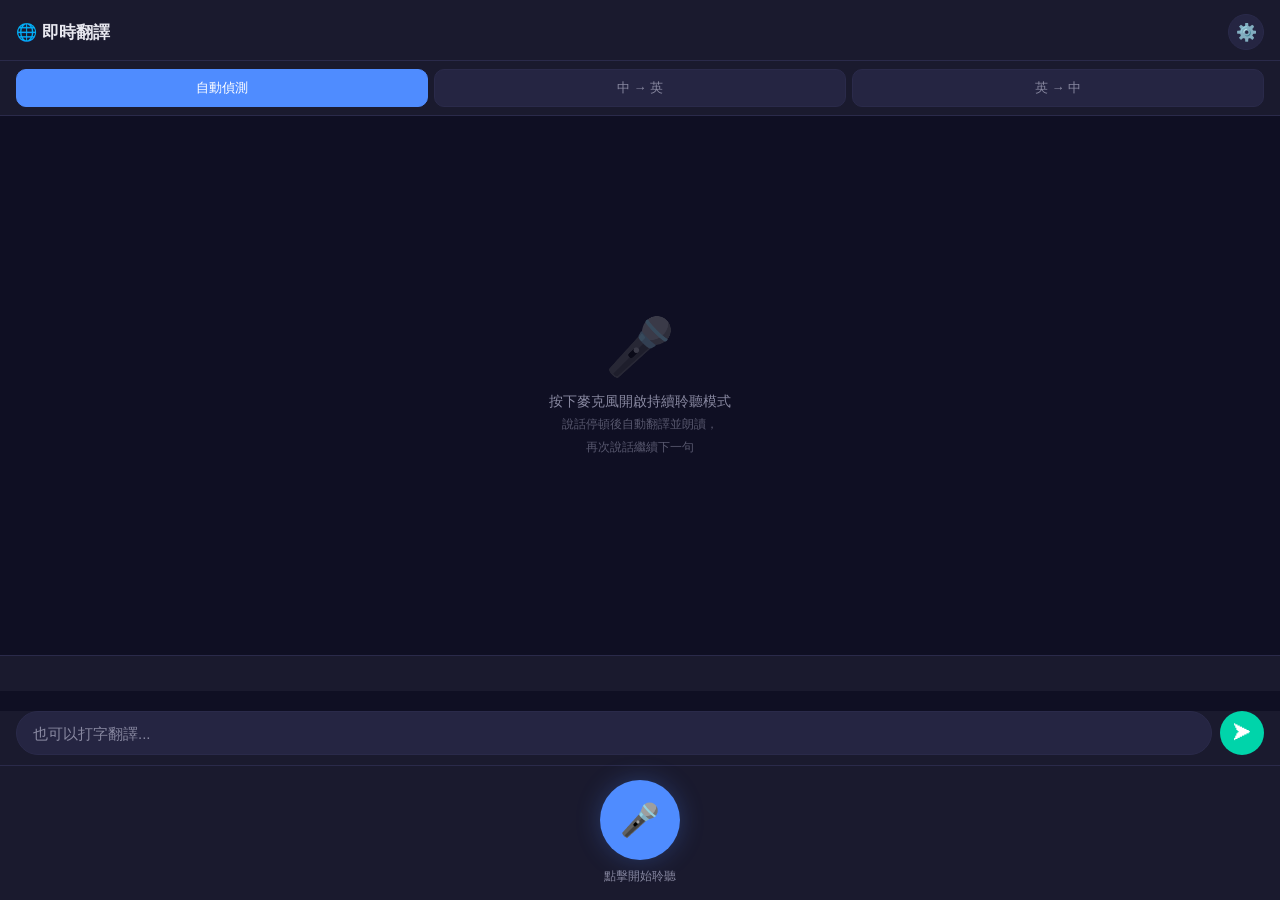
<file: index.html>
<!DOCTYPE html>
<html lang="zh-TW">
<head>
  <meta charset="UTF-8">
  <meta name="viewport" content="width=device-width, initial-scale=1.0, maximum-scale=1.0, user-scalable=no">
  <meta name="apple-mobile-web-app-capable" content="yes">
  <meta name="mobile-web-app-capable" content="yes">
  <meta name="apple-mobile-web-app-status-bar-style" content="black-translucent">
  <meta name="theme-color" content="#0f0f23">
  <meta name="apple-mobile-web-app-title" content="即時翻譯">
  <meta name="application-name" content="即時翻譯">
  <link rel="manifest" href="manifest.json">
  <link rel="icon" href="icon.svg" type="image/svg+xml">
  <title>即時翻譯</title>
  <style>
    :root {
      --bg: #0f0f23;
      --surface: #1a1a2e;
      --surface2: #252542;
      --primary: #4f8cff;
      --accent: #00d4aa;
      --danger: #ff4757;
      --warn: #ffaa00;
      --text: #e8e8f0;
      --dim: #8888a0;
      --border: #2a2a4a;
      --r: 16px;
    }
    * { margin:0; padding:0; box-sizing:border-box; -webkit-tap-highlight-color:transparent; }
    html, body { height:100%; overflow:hidden; }
    body {
      font-family: -apple-system, BlinkMacSystemFont, "Segoe UI", "Noto Sans TC", sans-serif;
      background: var(--bg);
      color: var(--text);
      display: flex;
      flex-direction: column;
      user-select: none;
    }

    /* ── Top bar ── */
    .topbar {
      flex-shrink: 0;
      display: flex;
      align-items: center;
      justify-content: space-between;
      padding: max(14px, env(safe-area-inset-top)) 16px 10px;
      background: var(--surface);
      border-bottom: 1px solid var(--border);
    }
    .topbar h1 { font-size: 17px; font-weight: 600; }
    .topbar-right { display: flex; gap: 8px; }
    .icon-btn {
      width: 36px; height: 36px; border-radius: 50%;
      background: var(--surface2); border: 1px solid var(--border);
      color: var(--text); font-size: 17px; cursor: pointer;
      display: flex; align-items: center; justify-content: center;
      transition: background .2s;
    }
    .icon-btn.active { background: var(--primary); border-color: var(--primary); }
    .icon-btn:active { opacity: .7; }

    /* ── Direction tabs ── */
    .dir-bar {
      flex-shrink: 0;
      display: flex; gap: 6px;
      padding: 8px 16px;
      background: var(--surface);
      border-bottom: 1px solid var(--border);
    }
    .dir-btn {
      flex: 1; padding: 9px 4px;
      background: var(--surface2); border: 1px solid var(--border);
      border-radius: 10px; color: var(--dim);
      font-size: 13px; font-weight: 500;
      cursor: pointer; text-align: center; transition: all .2s;
    }
    .dir-btn.active { background: var(--primary); color: #fff; border-color: var(--primary); }

    /* ── Scroll area ── */
    .feed {
      flex: 1; overflow-y: auto;
      padding: 14px 16px;
      display: flex; flex-direction: column; gap: 10px;
      -webkit-overflow-scrolling: touch;
    }
    .feed-empty {
      flex: 1; display: flex; flex-direction: column;
      align-items: center; justify-content: center;
      color: var(--dim); font-size: 14px; gap: 10px;
      text-align: center; padding: 40px 20px;
    }
    .feed-empty .ei { font-size: 56px; opacity: .3; }
    .feed-empty .et { line-height: 1.6; }

    /* ── Bubble pair ── */
    .pair { display: flex; flex-direction: column; gap: 6px; }
    .bubble {
      border-radius: var(--r);
      padding: 12px 16px;
      font-size: 16px; line-height: 1.6;
      word-break: break-word; white-space: pre-wrap;
      max-width: 90%;
    }
    .bubble.src {
      background: var(--surface2);
      border: 1px solid var(--border);
      align-self: flex-end;
      color: var(--dim);
      font-size: 15px;
    }
    .bubble.dst {
      background: linear-gradient(135deg, #0a2a25 0%, #0d1f3c 100%);
      border: 1px solid var(--accent);
      align-self: flex-start;
      color: #00ffcc;
      font-size: 17px;
      font-weight: 500;
    }
    .bubble.dst.translating {
      color: var(--dim);
      font-style: italic;
      border-color: var(--border);
      background: var(--surface2);
    }
    .bubble-actions {
      display: flex; gap: 6px;
      align-self: flex-start;
      margin-top: -2px;
    }
    .bact {
      background: none; border: 1px solid var(--border);
      border-radius: 8px; padding: 4px 10px;
      color: var(--dim); font-size: 12px; cursor: pointer;
      transition: all .15s;
    }
    .bact:active { background: var(--primary); color: #fff; border-color: var(--primary); }

    /* ── Live caption (interim result) ── */
    .live-caption {
      flex-shrink: 0;
      min-height: 36px;
      padding: 8px 16px;
      font-size: 15px; color: var(--dim);
      font-style: italic;
      border-top: 1px solid var(--border);
      background: var(--surface);
      word-break: break-word;
    }
    .live-caption.active { color: var(--text); }

    /* ── Status strip ── */
    .status-strip {
      flex-shrink: 0;
      text-align: center; font-size: 12px;
      padding: 3px 0; min-height: 20px;
      color: var(--dim);
    }
    .status-strip.busy  { color: var(--primary); }
    .status-strip.error { color: var(--danger); }
    .status-strip.ok    { color: var(--accent); }

    /* ── Big mic button area ── */
    .mic-area {
      flex-shrink: 0;
      display: flex; flex-direction: column;
      align-items: center; gap: 8px;
      padding: 14px 16px max(16px, env(safe-area-inset-bottom));
      background: var(--surface);
      border-top: 1px solid var(--border);
    }
    .mic-ring {
      position: relative;
      width: 80px; height: 80px;
    }
    .mic-ring::before {
      content: '';
      position: absolute; inset: -6px;
      border-radius: 50%;
      border: 2px solid transparent;
      transition: border-color .3s;
    }
    .mic-ring.active::before {
      border-color: var(--danger);
      animation: ring-pulse 1.4s ease-in-out infinite;
    }
    .mic-ring.speaking::before { border-color: var(--warn); }
    @keyframes ring-pulse {
      0%,100% { transform: scale(1); opacity: 1; }
      50%      { transform: scale(1.1); opacity: .6; }
    }
    .mic-btn {
      width: 80px; height: 80px; border-radius: 50%;
      border: none; cursor: pointer;
      font-size: 32px;
      display: flex; align-items: center; justify-content: center;
      transition: all .25s;
      position: relative; z-index: 1;
      background: var(--surface2);
      box-shadow: 0 2px 16px rgba(0,0,0,.3);
    }
    .mic-btn.idle    { background: var(--primary); box-shadow: 0 0 24px #4f8cff44; }
    .mic-btn.listening { background: var(--danger); box-shadow: 0 0 28px #ff475744; animation: mic-pulse 1.2s ease-in-out infinite; }
    .mic-btn.translating { background: var(--warn); box-shadow: 0 0 24px #ffaa0044; }
    .mic-btn.speaking  { background: var(--accent); box-shadow: 0 0 24px #00d4aa44; }
    @keyframes mic-pulse {
      0%,100% { transform: scale(1); }
      50%      { transform: scale(1.06); }
    }
    .mic-label {
      font-size: 12px; color: var(--dim);
      text-align: center; height: 16px;
    }

    /* ── Text fallback row ── */
    .text-row {
      display: flex; gap: 8px;
      padding: 0 16px 10px;
      background: var(--surface);
    }
    .text-input {
      flex: 1;
      background: var(--surface2); border: 1px solid var(--border);
      border-radius: 24px; padding: 10px 16px;
      color: var(--text); font-size: 15px; outline: none;
      transition: border-color .2s;
    }
    .text-input:focus { border-color: var(--primary); }
    .text-input::placeholder { color: var(--dim); }
    .send-btn {
      width: 44px; height: 44px; border-radius: 50%;
      border: none; background: var(--accent);
      color: #fff; font-size: 18px; cursor: pointer;
      flex-shrink: 0; display: flex; align-items: center; justify-content: center;
    }
    .send-btn:active { opacity: .7; }

    /* ── Settings sheet ── */
    .sheet-bg {
      display: none; position: fixed; inset: 0;
      background: rgba(0,0,0,.55); z-index: 200;
    }
    .sheet-bg.show { display: block; }
    .sheet {
      position: fixed; bottom: 0; left: 0; right: 0;
      background: var(--surface);
      border-radius: 24px 24px 0 0;
      padding: 24px 20px max(24px, env(safe-area-inset-bottom));
      z-index: 201;
      transform: translateY(100%);
      transition: transform .3s ease;
      max-height: 85vh; overflow-y: auto;
    }
    .sheet-bg.show .sheet { transform: translateY(0); }
    .sheet h2 { font-size: 17px; margin-bottom: 20px; text-align: center; }
    .sg { margin-bottom: 16px; }
    .sg label { display: block; font-size: 12px; color: var(--dim); margin-bottom: 5px; }
    .sg input, .sg select {
      width: 100%;
      background: var(--surface2); border: 1px solid var(--border);
      border-radius: 10px; padding: 11px 13px;
      color: var(--text); font-size: 15px; outline: none;
    }
    .sg input:focus, .sg select:focus { border-color: var(--primary); }
    .sg select option { background: var(--surface); }
    .tr { display:flex; align-items:center; justify-content:space-between; padding: 10px 0; }
    .tr span { font-size: 15px; }
    .tog {
      position: relative; width: 46px; height: 26px;
      background: var(--surface2); border: 1px solid var(--border);
      border-radius: 13px; cursor: pointer; transition: background .2s;
    }
    .tog.on { background: var(--primary); border-color: var(--primary); }
    .tog::after {
      content:''; position:absolute; top:2px; left:2px;
      width:20px; height:20px; background:#fff;
      border-radius:50%; transition:transform .2s;
    }
    .tog.on::after { transform: translateX(20px); }
    .sheet-close {
      width:100%; padding:13px;
      background: var(--primary); color:#fff;
      border:none; border-radius:10px;
      font-size:15px; font-weight:600; cursor:pointer; margin-top:12px;
    }
    .hint { font-size:11px; color:var(--dim); margin-top:5px; line-height:1.5; }
    .hint a { color:var(--primary); text-decoration:none; }

    /* ── History clear ── */
    .hist-header {
      display: flex; align-items: center; justify-content: space-between;
      padding: 2px 0 6px;
      font-size: 12px; color: var(--dim);
    }
    .hist-clear { color: var(--danger); cursor: pointer; }
  </style>
</head>
<body>

<!-- Top bar -->
<div class="topbar">
  <h1>🌐 即時翻譯</h1>
  <div class="topbar-right">
    <button class="icon-btn" id="settingsBtn" onclick="openSettings()">⚙️</button>
  </div>
</div>

<!-- Direction -->
<div class="dir-bar">
  <button class="dir-btn active" data-dir="auto"  onclick="setDir('auto')">自動偵測</button>
  <button class="dir-btn"        data-dir="zh-en" onclick="setDir('zh-en')">中 → 英</button>
  <button class="dir-btn"        data-dir="en-zh" onclick="setDir('en-zh')">英 → 中</button>
</div>

<!-- Feed -->
<div class="feed" id="feed">
  <div class="feed-empty" id="feedEmpty">
    <div class="ei">🎤</div>
    <div class="et">按下麥克風開啟持續聆聽模式<br><span style="font-size:12px;opacity:.6">說話停頓後自動翻譯並朗讀，<br>再次說話繼續下一句</span></div>
  </div>
</div>

<!-- Live caption (interim) -->
<div class="live-caption" id="liveCaption">　</div>

<!-- Status -->
<div class="status-strip" id="status"></div>

<!-- Text input fallback -->
<div class="text-row">
  <input type="text" class="text-input" id="textInput" placeholder="也可以打字翻譯..."
         onkeydown="if(event.key==='Enter'){translateText(this.value.trim());this.value='';}">
  <button class="send-btn" onclick="onSendText()">➤</button>
</div>

<!-- Mic -->
<div class="mic-area">
  <div class="mic-ring" id="micRing">
    <button class="mic-btn idle" id="micBtn" onclick="toggleListen()">🎤</button>
  </div>
  <div class="mic-label" id="micLabel">點擊開始聆聽</div>
</div>

<!-- Settings sheet -->
<div class="sheet-bg" id="sheetBg" onclick="if(event.target===this)closeSettings()">
  <div class="sheet">
    <h2>⚙️ 設定</h2>
    <div class="sg">
      <label>語音辨識語言</label>
      <select id="speechLangSel">
        <option value="auto">自動（跟翻譯方向一致）</option>
        <option value="zh-TW">中文（台灣）</option>
        <option value="zh-CN">中文（普通話）</option>
        <option value="en-US">English (US)</option>
        <option value="en-GB">English (UK)</option>
      </select>
    </div>
    <div class="tr">
      <span>翻譯後自動朗讀</span>
      <div class="tog" id="autoSpeakTog" onclick="toggleAutoSpeak()"></div>
    </div>
    <div class="tr">
      <span>朗讀時暫停聆聽</span>
      <div class="tog on" id="pauseOnTTSTog" onclick="togglePauseOnTTS()"></div>
    </div>
    <button class="sheet-close" onclick="closeSettings()">完成</button>
  </div>
</div>

<script>
// ═══════════════════════════════════════════════════════
//  State
// ═══════════════════════════════════════════════════════
const SK = {
  dir:    'tx_dir',
  spk:    'tx_autospeak',
  pause:  'tx_pauseontts',
  slang:  'tx_speechlang'
};

// API endpoint — always our own server, no key needed in frontend
const API_BASE = '';  // same origin, relative path

let dir       = localStorage.getItem(SK.dir)   || 'auto';
let autoSpeak = localStorage.getItem(SK.spk)   === 'true';
let pauseOnTTS= localStorage.getItem(SK.pause) !== 'false';
let speechLang= localStorage.getItem(SK.slang) || 'auto';

// ═══════════════════════════════════════════════════════
//  Speech Recognition
// ═══════════════════════════════════════════════════════
const SR = window.SpeechRecognition || window.webkitSpeechRecognition;
let recog = null;
let listenMode = false;   // user wants continuous listening
let isSpeaking = false;   // TTS is playing
let isTranslating = false;// API call in flight
let restartTimer = null;
let lastFinal = '';       // deduplicate

// Mic FSM states: idle | listening | translating | speaking
let micState = 'idle';

function getSpeechLang() {
  if (speechLang !== 'auto') return speechLang;
  if (dir === 'zh-en') return 'zh-TW';
  if (dir === 'en-zh') return 'en-US';
  return 'zh-TW'; // auto: default Chinese, Gemini will figure out direction
}

function initRecog() {
  if (!SR) return;
  recog = new SR();
  recog.continuous    = false; // We restart manually for iOS compatibility
  recog.interimResults= true;
  recog.maxAlternatives = 1;
  recog.lang = getSpeechLang();

  recog.onstart = () => {
    setMicState('listening');
    setStatus('聆聽中…');
    setCaption('', false);
  };

  recog.onresult = (e) => {
    let interim = '';
    let final   = '';
    for (let i = e.resultIndex; i < e.results.length; i++) {
      const t = e.results[i][0].transcript;
      if (e.results[i].isFinal) final += t;
      else interim += t;
    }
    if (interim) setCaption(interim, true);
    if (final) {
      setCaption(final, true);
      lastFinal = final;
    }
  };

  recog.onspeechend = () => {
    // Speech stopped — commit what we have
    recog.stop();
  };

  recog.onerror = (e) => {
    if (e.error === 'no-speech') {
      // Silence — just restart
      scheduleRestart(300);
      return;
    }
    if (e.error === 'not-allowed') {
      setStatus('麥克風權限被拒絕', 'error');
      stopListenMode();
      return;
    }
    if (e.error === 'aborted') return; // we caused this
    setStatus('語音錯誤: ' + e.error, 'error');
    scheduleRestart(1000);
  };

  recog.onend = () => {
    // Fired after stop(). If we have a final result, translate it.
    if (listenMode) {
      const text = lastFinal.trim();
      lastFinal = '';
      if (text) {
        doTranslate(text);
      } else {
        // Nothing heard — restart
        scheduleRestart(200);
      }
    } else {
      setMicState('idle');
      setStatus('');
      setCaption('', false);
    }
  };
}

function startRecog() {
  if (!recog) { setStatus('此裝置不支援語音辨識', 'error'); return; }
  if (isSpeaking && pauseOnTTS) return; // wait for TTS to finish
  recog.lang = getSpeechLang();
  try { recog.start(); } catch(e) { scheduleRestart(400); }
}

function scheduleRestart(ms) {
  if (!listenMode) return;
  if (restartTimer) clearTimeout(restartTimer);
  restartTimer = setTimeout(() => {
    if (listenMode && !isSpeaking && !isTranslating) startRecog();
  }, ms);
}

// ── Toggle listen mode ──────────────────────────────
function toggleListen() {
  if (!SR) { setStatus('此裝置不支援語音辨識，請用 Chrome 或 Safari','error'); return; }

  if (listenMode) {
    stopListenMode();
  } else {
    startListenMode();
  }
}

function startListenMode() {
  listenMode = true;
  if (!recog) initRecog();
  startRecog();
  setMicLabel('點擊停止');
}

function stopListenMode() {
  listenMode = false;
  if (restartTimer) { clearTimeout(restartTimer); restartTimer = null; }
  try { recog && recog.abort(); } catch(e) {}
  setMicState('idle');
  setStatus('');
  setCaption('', false);
  setMicLabel('點擊開始聆聽');
}

// ═══════════════════════════════════════════════════════
//  Translation
// ═══════════════════════════════════════════════════════

async function doTranslate(text) {
  if (!text) { scheduleRestart(200); return; }
  isTranslating = true;
  setMicState('translating');
  setStatus('翻譯中…', 'busy');
  setCaption('', false);
  hideFeedEmpty();

  const pair = addPair(text);

  try {
    const resp = await fetch('/api/translate', {
      method: 'POST',
      headers: { 'Content-Type': 'application/json' },
      body: JSON.stringify({ text, direction: dir })
    });

    if (!resp.ok) {
      const err = await resp.json().catch(() => ({}));
      throw new Error(err.error || `HTTP ${resp.status}`);
    }

    const data = await resp.json();
    const translation = data.translation;
    if (!translation) throw new Error('翻譯結果為空');

    // Update bubble
    setDstBubble(pair, translation);
    setStatus('', 'ok');

    // TTS
    if (autoSpeak) {
      await speakText(translation);
    }

  } catch(err) {
    setDstBubble(pair, '❌ ' + err.message, true);
    setStatus(err.message, 'error');
  }

  isTranslating = false;

  // Resume listening
  if (listenMode) {
    scheduleRestart(autoSpeak ? 200 : 300);
  }
}

// ── Text input fallback ──────────────────────────────
function onSendText() {
  const inp = document.getElementById('textInput');
  const t = inp.value.trim();
  inp.value = '';
  if (t) translateText(t);
}

function translateText(text) {
  if (!text) return;
  doTranslate(text);
}

// ═══════════════════════════════════════════════════════
//  TTS
// ═══════════════════════════════════════════════════════
function speakText(text) {
  return new Promise((resolve) => {
    if (!window.speechSynthesis) { resolve(); return; }
    speechSynthesis.cancel();

    const isChinese = /[\u4e00-\u9fff]/.test(text);
    const utter = new SpeechSynthesisUtterance(text);
    utter.lang = isChinese ? 'zh-TW' : 'en-US';
    utter.rate = 1.05;

    isSpeaking = true;
    setMicState('speaking');
    if (listenMode && pauseOnTTS) {
      try { recog && recog.abort(); } catch(e) {}
    }

    utter.onend = utter.onerror = () => {
      isSpeaking = false;
      if (listenMode) {
        setMicState('listening');
        scheduleRestart(300);
      } else {
        setMicState('idle');
      }
      resolve();
    };

    speechSynthesis.speak(utter);
  });
}

// ═══════════════════════════════════════════════════════
//  Feed / bubbles
// ═══════════════════════════════════════════════════════
let pairCount = 0;

function hideFeedEmpty() {
  const e = document.getElementById('feedEmpty');
  if (e) e.style.display = 'none';
}

function addPair(srcText) {
  const id = 'pair-' + (++pairCount);
  const feed = document.getElementById('feed');

  const pair = document.createElement('div');
  pair.className = 'pair';
  pair.id = id;

  // Source bubble
  const src = document.createElement('div');
  src.className = 'bubble src';
  src.textContent = srcText;
  pair.appendChild(src);

  // Dest bubble (placeholder)
  const dst = document.createElement('div');
  dst.className = 'bubble dst translating';
  dst.textContent = '翻譯中…';
  dst.id = id + '-dst';
  pair.appendChild(dst);

  feed.appendChild(pair);
  feed.scrollTop = feed.scrollHeight;
  return id;
}

function setDstBubble(pairId, text, isError) {
  const dst = document.getElementById(pairId + '-dst');
  if (!dst) return;
  dst.textContent = text;
  dst.classList.remove('translating');
  if (isError) {
    dst.style.color = 'var(--danger)';
    dst.style.borderColor = 'var(--danger)';
  } else {
    // Add action buttons
    const actions = document.createElement('div');
    actions.className = 'bubble-actions';

    const speakBtn = document.createElement('button');
    speakBtn.className = 'bact';
    speakBtn.textContent = '🔊 朗讀';
    speakBtn.onclick = () => speakText(text);

    const copyBtn = document.createElement('button');
    copyBtn.className = 'bact';
    copyBtn.textContent = '📋 複製';
    copyBtn.onclick = () => {
      navigator.clipboard.writeText(text).then(() => setStatus('已複製', 'ok'));
    };

    actions.appendChild(speakBtn);
    actions.appendChild(copyBtn);

    const pair = document.getElementById(pairId);
    pair.appendChild(actions);
  }

  // Scroll
  const feed = document.getElementById('feed');
  feed.scrollTop = feed.scrollHeight;
}

// ═══════════════════════════════════════════════════════
//  UI helpers
// ═══════════════════════════════════════════════════════
function setMicState(s) {
  micState = s;
  const btn  = document.getElementById('micBtn');
  const ring = document.getElementById('micRing');
  btn.className  = 'mic-btn ' + s;
  ring.className = 'mic-ring ' + (s === 'listening' ? 'active' : s === 'speaking' ? 'speaking' : '');

  const icons = { idle:'🎤', listening:'🔴', translating:'⏳', speaking:'🔊' };
  btn.textContent = icons[s] || '🎤';
}

function setMicLabel(t) {
  document.getElementById('micLabel').textContent = t;
}

function setCaption(t, active) {
  const el = document.getElementById('liveCaption');
  el.textContent = t || '　';
  el.classList.toggle('active', active && !!t);
}

function setStatus(msg, type) {
  const el = document.getElementById('status');
  el.textContent = msg || '';
  el.className = 'status-strip' + (type ? ' ' + type : '');
}

function setDir(d) {
  dir = d;
  localStorage.setItem(SK.dir, d);
  document.querySelectorAll('.dir-btn').forEach(b => b.classList.toggle('active', b.dataset.dir === d));
  if (recog) recog.lang = getSpeechLang();
}

// ═══════════════════════════════════════════════════════
//  Settings
// ═══════════════════════════════════════════════════════
function openSettings() {
  document.getElementById('speechLangSel').value = speechLang;
  document.getElementById('autoSpeakTog').classList.toggle('on', autoSpeak);
  document.getElementById('pauseOnTTSTog').classList.toggle('on', pauseOnTTS);
  document.getElementById('sheetBg').classList.add('show');
}

function closeSettings() {
  speechLang = document.getElementById('speechLangSel').value;
  localStorage.setItem(SK.slang, speechLang);
  document.getElementById('sheetBg').classList.remove('show');
}

function toggleAutoSpeak() {
  autoSpeak = !autoSpeak;
  localStorage.setItem(SK.spk, autoSpeak);
  document.getElementById('autoSpeakTog').classList.toggle('on', autoSpeak);
}

function togglePauseOnTTS() {
  pauseOnTTS = !pauseOnTTS;
  localStorage.setItem(SK.pause, pauseOnTTS);
  document.getElementById('pauseOnTTSTog').classList.toggle('on', pauseOnTTS);
}

// ═══════════════════════════════════════════════════════
//  Init
// ═══════════════════════════════════════════════════════
function init() {
  document.querySelectorAll('.dir-btn').forEach(b => b.classList.toggle('active', b.dataset.dir === dir));
  if (!SR) setStatus('此裝置不支援語音辨識，可用打字模式', 'error');
  initRecog();
}

init();

// PWA
if ('serviceWorker' in navigator) {
  navigator.serviceWorker.register('sw.js').catch(() => {});
}
</script>
</body>
</html>
</file>
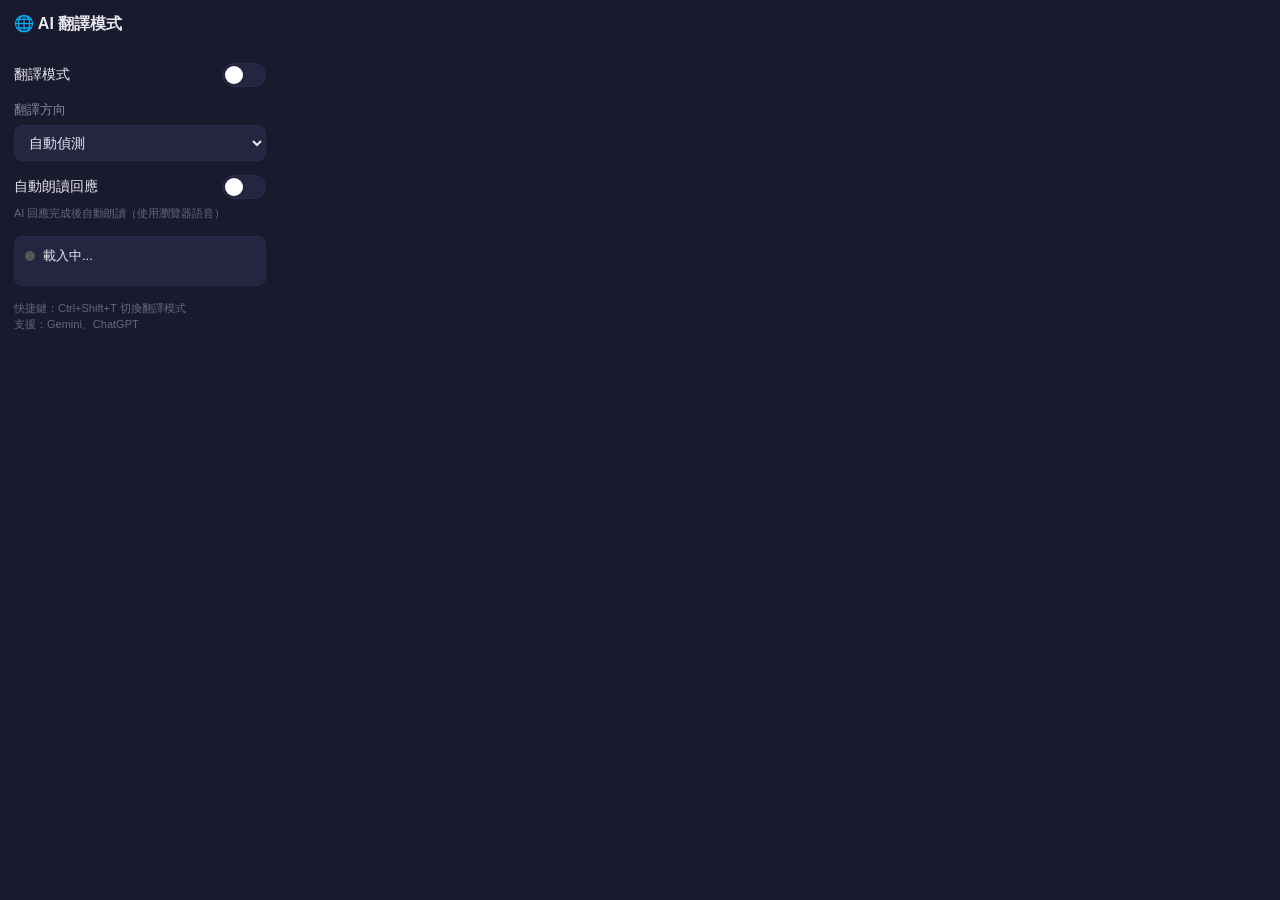
<file: extension/popup.html>
<!DOCTYPE html>
<html lang="zh-TW">
<head>
  <meta charset="UTF-8">
  <link rel="stylesheet" href="popup.css">
</head>
<body>
  <div class="container">
    <h2>🌐 AI 翻譯模式</h2>

    <div class="section">
      <div class="toggle-row">
        <span>翻譯模式</span>
        <div class="toggle" id="activeToggle"></div>
      </div>
    </div>

    <div class="section">
      <label>翻譯方向</label>
      <select id="directionSelect">
        <option value="auto">自動偵測</option>
        <option value="zh-en">中 → 英</option>
        <option value="en-zh">英 → 中</option>
      </select>
    </div>

    <div class="section">
      <div class="toggle-row">
        <span>自動朗讀回應</span>
        <div class="toggle" id="speakToggle"></div>
      </div>
      <div class="hint">AI 回應完成後自動朗讀（使用瀏覽器語音）</div>
    </div>

    <div class="section status-box" id="statusBox">
      <div class="status-line">
        <span class="dot" id="statusDot"></span>
        <span id="statusText">載入中...</span>
      </div>
      <div class="status-detail" id="statusDetail"></div>
    </div>

    <div class="hint">
      快捷鍵：Ctrl+Shift+T 切換翻譯模式<br>
      支援：Gemini、ChatGPT
    </div>
  </div>
  <script src="popup.js"></script>
</body>
</html>
</file>
<file: extension/popup.css>
* {
  margin: 0;
  padding: 0;
  box-sizing: border-box;
}

body {
  width: 280px;
  font-family: -apple-system, BlinkMacSystemFont, "Segoe UI", "Noto Sans TC", sans-serif;
  background: #1a1a2e;
  color: #e8e8f0;
  padding: 14px;
}

h2 {
  font-size: 16px;
  font-weight: 600;
  margin-bottom: 14px;
}

.container {
  display: flex;
  flex-direction: column;
  gap: 14px;
}

.section {
  display: flex;
  flex-direction: column;
  gap: 6px;
}

.section label {
  font-size: 13px;
  color: #8888a0;
}

select {
  background: #252542;
  border: 1px solid #2a2a4a;
  border-radius: 8px;
  padding: 8px 10px;
  color: #e8e8f0;
  font-size: 14px;
  outline: none;
  cursor: pointer;
}

select:focus {
  border-color: #4f8cff;
}

.toggle-row {
  display: flex;
  align-items: center;
  justify-content: space-between;
}

.toggle-row span {
  font-size: 14px;
}

.toggle {
  position: relative;
  width: 44px;
  height: 24px;
  background: #252542;
  border: 1px solid #2a2a4a;
  border-radius: 12px;
  cursor: pointer;
  transition: background 0.2s;
}

.toggle.on {
  background: #4f8cff;
  border-color: #4f8cff;
}

.toggle::after {
  content: '';
  position: absolute;
  top: 2px;
  left: 2px;
  width: 18px;
  height: 18px;
  background: #fff;
  border-radius: 50%;
  transition: transform 0.2s;
}

.toggle.on::after {
  transform: translateX(20px);
}

.hint {
  font-size: 11px;
  color: #666680;
  line-height: 1.5;
}

.status-box {
  background: #252542;
  border: 1px solid #2a2a4a;
  border-radius: 8px;
  padding: 10px;
}

.status-line {
  display: flex;
  align-items: center;
  gap: 8px;
  font-size: 13px;
}

.dot {
  width: 10px;
  height: 10px;
  border-radius: 50%;
  background: #555;
  flex-shrink: 0;
}

.dot.working { background: #00d4aa; }
.dot.fallback { background: #ffcc00; }
.dot.error { background: #ff4757; }

.status-detail {
  font-size: 11px;
  color: #8888a0;
  margin-top: 4px;
}
</file>
